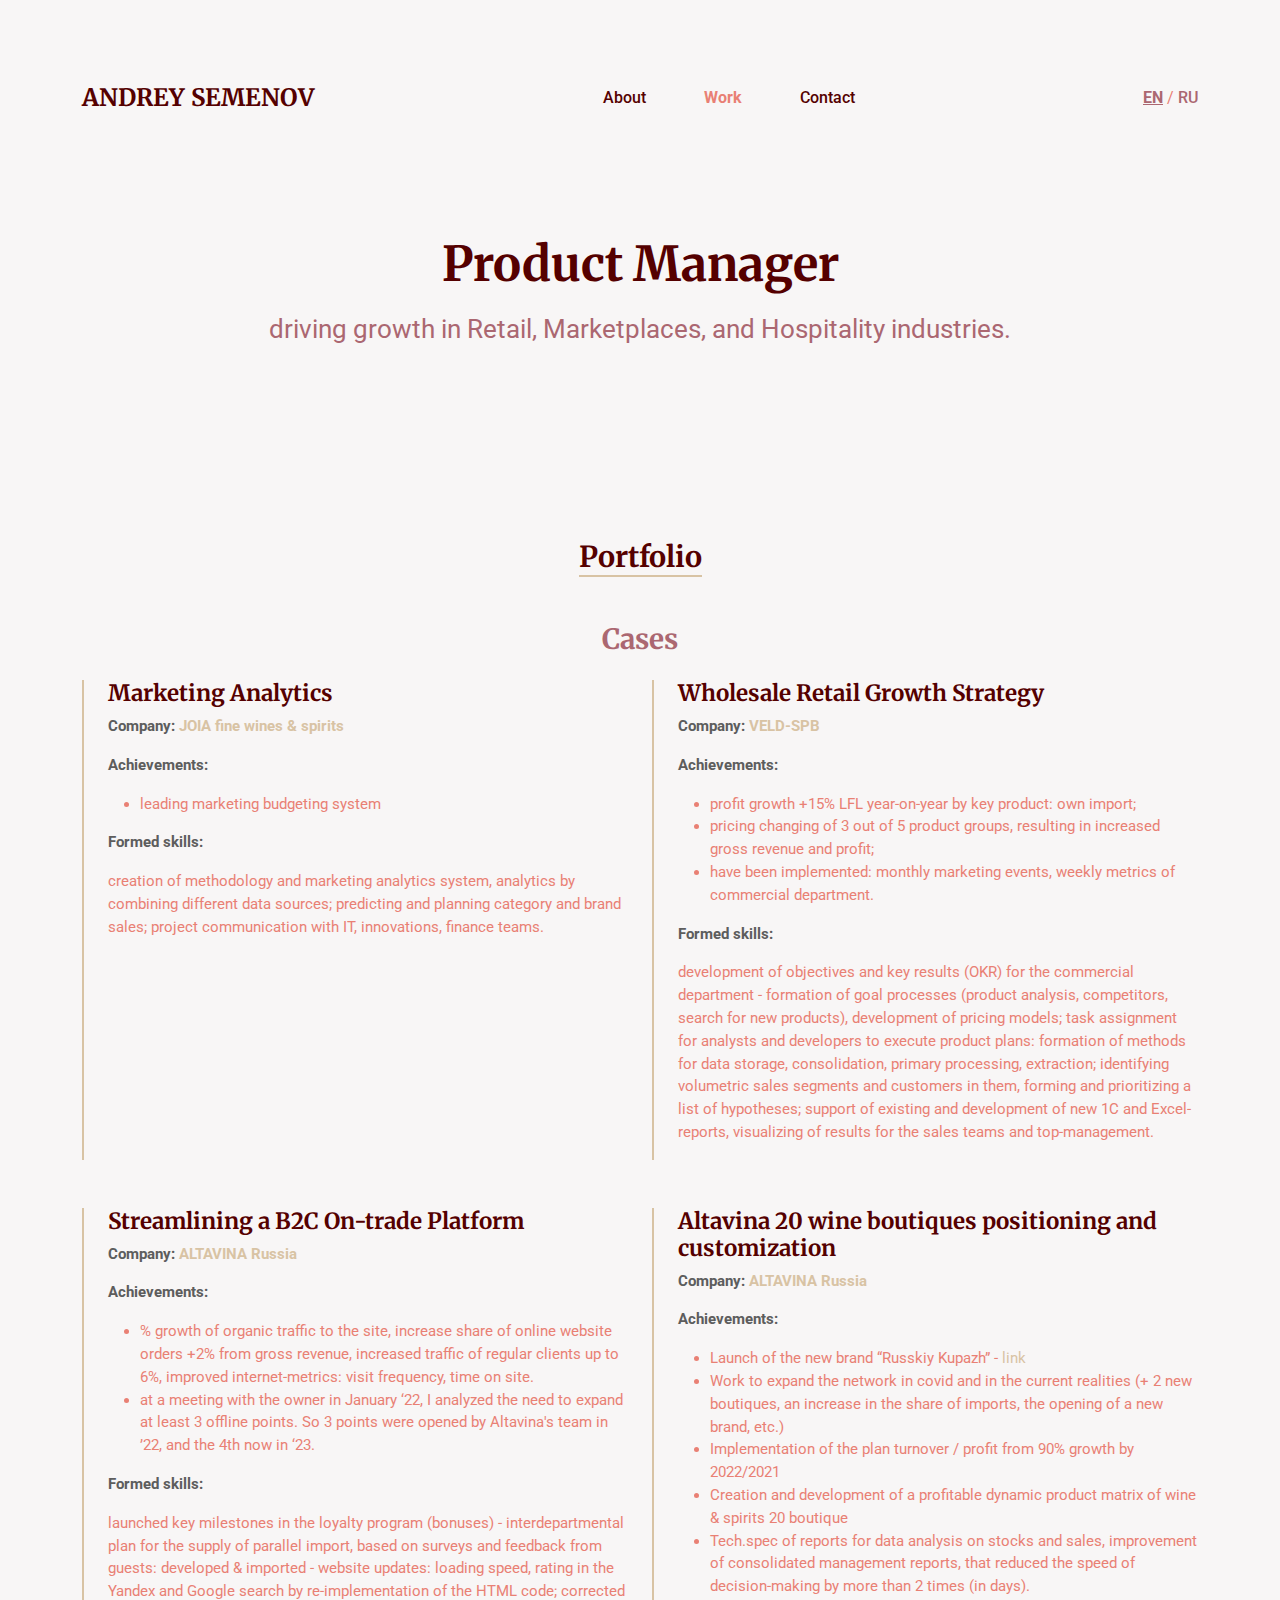
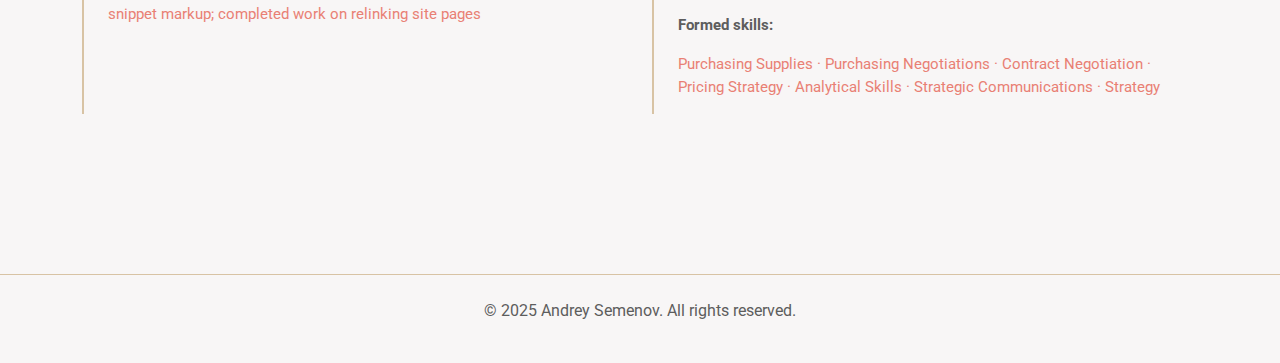
<file: index.html>
<!DOCTYPE html>
<html lang="ru">
<head>
    <meta charset="UTF-8">
    <meta name="viewport" content="width=device-width, initial-scale=1.0">
    <title>Andrey Semenov - Work</title>
    <!-- Bootstrap CSS -->
    <link href="https://cdn.jsdelivr.net/npm/bootstrap@5.3.3/dist/css/bootstrap.min.css" rel="stylesheet">
    <!-- Google Fonts -->
    <link rel="preconnect" href="https://fonts.googleapis.com">
    <link rel="preconnect" href="https://fonts.gstatic.com" crossorigin>
    <link href="https://fonts.googleapis.com/css2?family=Merriweather:wght@400;700&family=Roboto:wght@400;500&display=swap" rel="stylesheet">
    <!-- Custom CSS -->
    <link rel="stylesheet" href="CSS/style.css">
    <!-- Favicon -->
    <link rel="icon" type="image/png" href="Images/favicon-96x96.png" sizes="96x96" />
    <link rel="icon" type="image/svg+xml" href="Images/favicon.svg" />
    <link rel="shortcut icon" href="Images/favicon.ico" />
    <link rel="apple-touch-icon" sizes="180x180" href="Images/apple-touch-icon.png" />
    <meta name="apple-mobile-web-app-title" content="PdM A.Semenov" />
    <link rel="manifest" href="Images/site.webmanifest" />
</head>
<body>

    <!-- Header Navigation -->
    <header class="container text-center my-4">
        <nav class="d-flex justify-content-between align-items-center">
            <div class="logo">
                <a href="index.html">ANDREY SEMENOV</a>
            </div>
            <div class="navigation-links">
                <a href="about.html" class="btn btn-nav">About</a>
                <a href="index.html" class="btn btn-nav active">Work</a>
                <a href="contact.html" class="btn btn-nav">Contact</a>
            </div>
            <div class="lang-switcher">
                <a href="#" class="active">EN</a> / <a href="#">RU</a>
            </div>
        </nav>
    </header>

    <!-- Hero Section -->
    <section class="hero-section text-center">
        <div class="container">
            <h1 class="hero-title">Product Manager</h1>
            <p class="hero-subtitle">driving growth in Retail, Marketplaces, and Hospitality industries.</p>
        </div>
    </section>

    <main class="container my-5">
        <!-- Work Section -->
        <section id="work" class="my-5 py-5">
            <div class="text-center">
                <h3 class="portfolio-link"><a href="https://docs.google.com/presentation/d/1x5rhqCWhJno65YiqkOCFqoK6NbZd7xO1KniaFKrCHGg/edit?slide=id.g2507c66f595_0_626#slide=id.g2507c66f595_0_626" target="_blank">Portfolio</a></h3>
            </div>
            
            <h3 class="section-subtitle text-center mt-5">Cases</h3>
            <div class="row">
                <!-- Case 1 -->
                <div class="col-md-6 mb-5">
                    <div class="case-card">
                        <h4 class="case-title">Marketing Analytics</h4>
                        <p><span class="subheading-low">Company:</span> <a href="https://joia.ru/" class="company-link" target="_blank">JOIA fine wines & spirits</a></p>
                        <p class="subheading-low">Achievements:</p>
                        <ul><li>leading marketing budgeting system</li></ul>
                        <p class="subheading-low">Formed skills:</p>
                        <p class="skills-text">creation of methodology and marketing analytics system, analytics by combining different data sources; predicting and planning category and brand sales; project communication with IT, innovations, finance teams.</p>
                    </div>
                </div>
                <!-- Case 2 -->
                <div class="col-md-6 mb-5">
                    <div class="case-card">
                        <h4 class="case-title">Wholesale Retail Growth Strategy</h4>
                         <p><span class="subheading-low">Company:</span> <a href="https://veld21.ru/" class="company-link" target="_blank">VELD-SPB</a></p>
                        <p class="subheading-low">Achievements:</p>
                        <ul>
                            <li>profit growth +15% LFL year-on-year by key product: own import;</li>
                            <li>pricing changing of 3 out of 5 product groups, resulting in increased gross revenue and profit;</li>
                            <li>have been implemented: monthly marketing events, weekly metrics of commercial department.</li>
                        </ul>
                        <p class="subheading-low">Formed skills:</p>
                        <p class="skills-text">development of objectives and key results (OKR) for the commercial department - formation of goal processes (product analysis, competitors, search for new products), development of pricing models; task assignment for analysts and developers to execute product plans: formation of methods for data storage, consolidation, primary processing, extraction; identifying volumetric sales segments and customers in them, forming and prioritizing a list of hypotheses; support of existing and development of new 1C and Excel-reports, visualizing of results for the sales teams and top-management.</p>
                    </div>
                </div>
                 <!-- Case 3 -->
                <div class="col-md-6 mb-5">
                    <div class="case-card">
                        <h4 class="case-title">Streamlining a B2C On-trade Platform</h4>
                        <p><span class="subheading-low">Company:</span> <a href="https://altavina.ru/" class="company-link" target="_blank">ALTAVINA Russia</a></p>
                        <p class="subheading-low">Achievements:</p>
                        <ul>
                            <li>% growth of organic traffic to the site, increase share of online website orders +2% from gross revenue, increased traffic of regular clients up to 6%, improved internet-metrics: visit frequency, time on site.</li>
                            <li>at a meeting with the owner in January ‘22, I analyzed the need to expand at least 3 offline points. So 3 points were opened by Altavina's team in ’22, and the 4th now in ‘23.</li>
                        </ul>
                        <p class="subheading-low">Formed skills:</p>
                        <p class="skills-text">launched key milestones in the loyalty program (bonuses) - interdepartmental plan for the supply of parallel import, based on surveys and feedback from guests: developed & imported - website updates: loading speed, rating in the Yandex and Google search by re-implementation of the HTML code; corrected snippet markup; completed work on relinking site pages</p>
                    </div>
                </div>
                <!-- Case 4 -->
                <div class="col-md-6 mb-5">
                    <div class="case-card">
                        <h4 class="case-title">Altavina 20 wine boutiques positioning and customization</h4>
                        <p><span class="subheading-low">Company:</span> <a href="https://altavina.ru/" class="company-link" target="_blank">ALTAVINA Russia</a></p>
                        <p class="subheading-low">Achievements:</p>
                        <ul>
                            <li>Launch of the new brand “Russkiy Kupazh” - <a href="https://altavina.ru/blog/news/otkrytie_vinoteki_alta_vina_russkiy_kupazh_na_moskovskom_pr_171/" target="_blank">link</a></li>
                            <li>Work to expand the network in covid and in the current realities (+ 2 new boutiques, an increase in the share of imports, the opening of a new brand, etc.)</li>
                            <li>Implementation of the plan turnover / profit from 90% growth by 2022/2021</li>
                            <li>Creation and development of a profitable dynamic product matrix of wine & spirits 20 boutique</li>
                            <li>Tech.spec of reports for data analysis on stocks and sales, improvement of consolidated management reports, that reduced the speed of decision-making by more than 2 times (in days).</li>
                        </ul>
                        <p class="subheading-low">Formed skills:</p>
                        <p class="skills-text">Purchasing Supplies · Purchasing Negotiations · Contract Negotiation · Pricing Strategy · Analytical Skills · Strategic Communications · Strategy</p>
                    </div>
                </div>
            </div>
        </section>
    </main>

    <!-- Footer -->
    <footer class="text-center py-4">
        <p>&copy; 2025 Andrey Semenov. All rights reserved.</p>
    </footer>

    <!-- Bootstrap JS Bundle -->
    <script src="https://cdn.jsdelivr.net/npm/bootstrap@5.3.3/dist/js/bootstrap.bundle.min.js"></script>
</body>

</html>
</file>
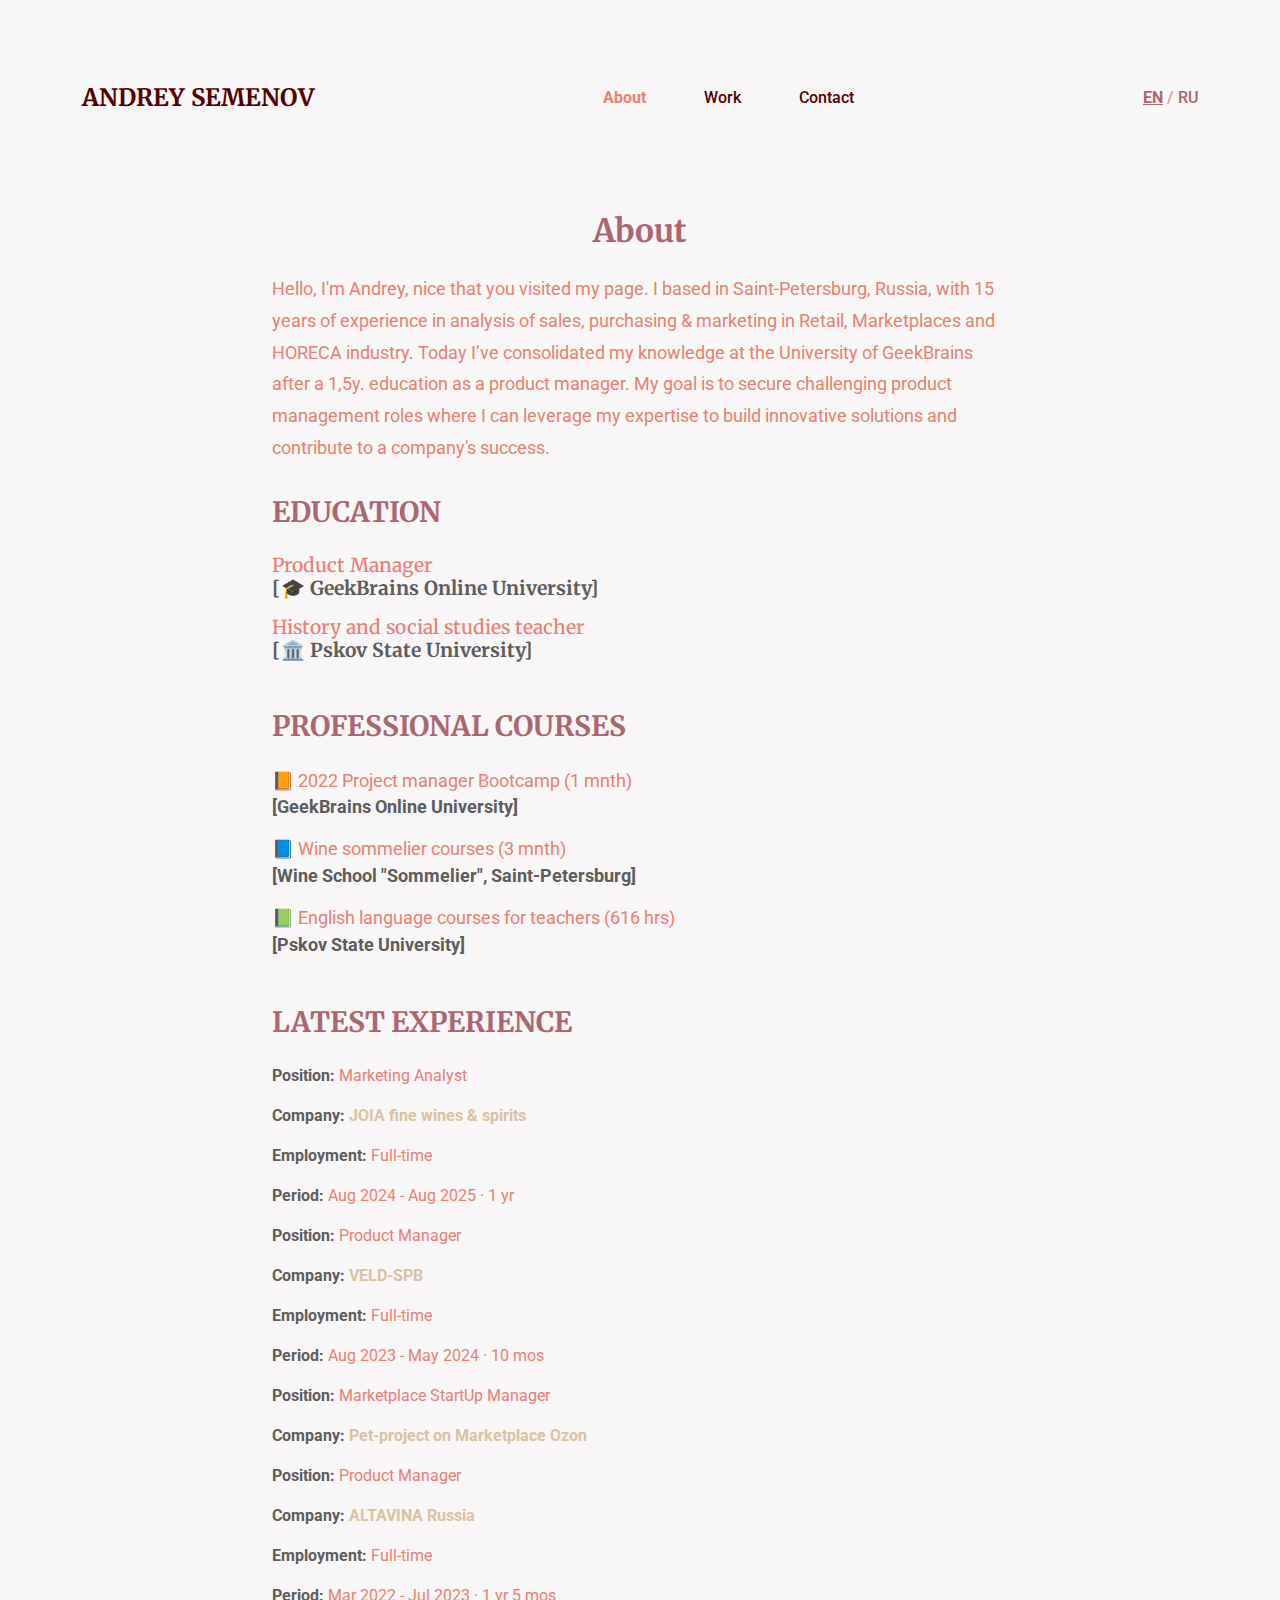
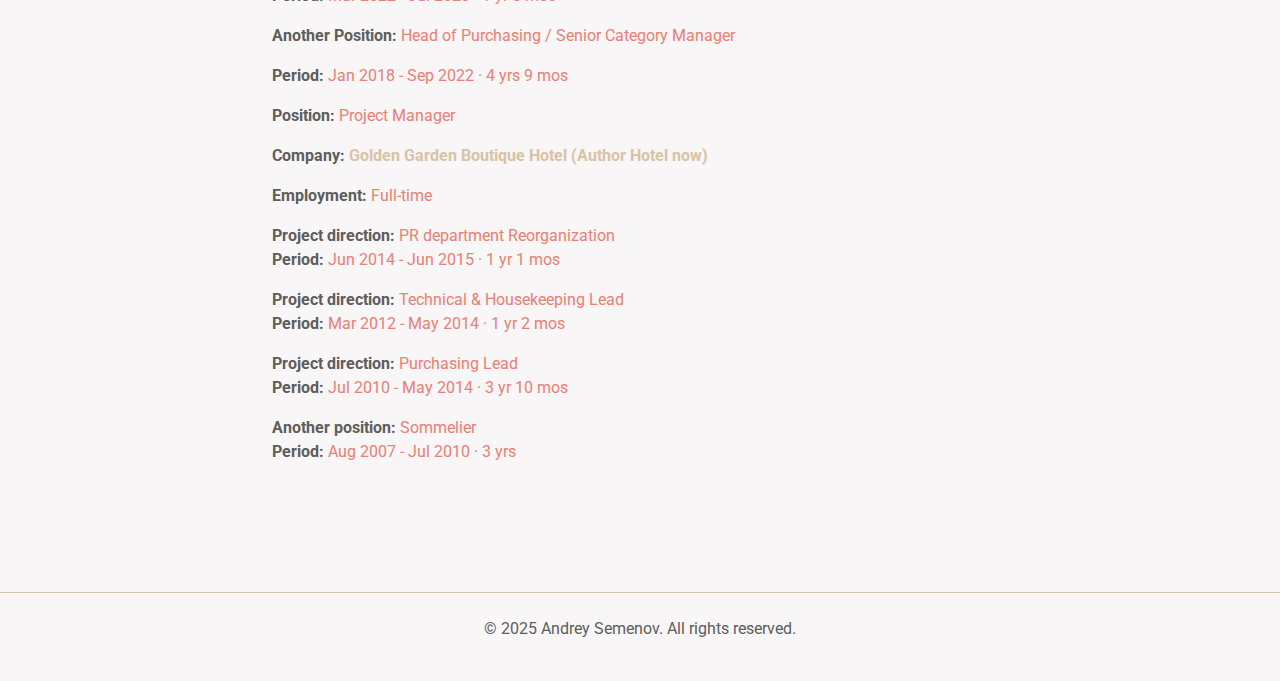
<file: about.html>
<!DOCTYPE html>
<html lang="ru">
<head>
    <meta charset="UTF-8">
    <meta name="viewport" content="width=device-width, initial-scale=1.0">
    <title>Andrey Semenov - About</title>
    <!-- Bootstrap CSS -->
    <link href="https://cdn.jsdelivr.net/npm/bootstrap@5.3.3/dist/css/bootstrap.min.css" rel="stylesheet">
    <!-- Google Fonts -->
    <link rel="preconnect" href="https://fonts.googleapis.com">
    <link rel="preconnect" href="https://fonts.gstatic.com" crossorigin>
    <link href="https://fonts.googleapis.com/css2?family=Merriweather:wght@400;700&family=Roboto:wght@400;500&display=swap" rel="stylesheet">
    <!-- Custom CSS -->
    <link rel="stylesheet" href="CSS/style.css">
    <!-- Favicon -->
    <link rel="icon" type="image/png" href="Images/favicon-96x96.png" sizes="96x96" />
    <link rel="icon" type="image/svg+xml" href="Images/favicon.svg" />
    <link rel="shortcut icon" href="Images/favicon.ico" />
    <link rel="apple-touch-icon" sizes="180x180" href="Images/apple-touch-icon.png" />
    <meta name="apple-mobile-web-app-title" content="PdM A.Semenov" />
    <link rel="manifest" href="Images/site.webmanifest" />
</head>
<body>

    <!-- Header Navigation -->
    <header class="container text-center my-4">
        <nav class="d-flex justify-content-between align-items-center">
            <div class="logo">
                <a href="index.html">ANDREY SEMENOV</a>
            </div>
            <div class="navigation-links">
                <a href="about.html" class="btn btn-nav active">About</a>
                <a href="index.html" class="btn btn-nav">Work</a>
                <a href="contact.html" class="btn btn-nav">Contact</a>
            </div>
            <div class="lang-switcher">
                <a href="#" class="active">EN</a> / <a href="#">RU</a>
            </div>
        </nav>
    </header>

    <main class="container my-5">
        <!-- About Section -->
        <section id="about" class="my-5 py-5">
            <h2 class="section-title text-center">About</h2>
            <div class="row">
                <div class="col-md-8 mx-auto">
                    <p class="about-text">
                        Hello, I'm Andrey, nice that you visited my page. I based in Saint-Petersburg, Russia, with 15 years of experience in analysis of sales, purchasing & marketing in Retail, Marketplaces and HORECA industry. Today I’ve consolidated my knowledge at the University of GeekBrains after a 1,5y. education as a product manager. My goal is to secure challenging product management roles where I can leverage my expertise to build innovative solutions and contribute to a company's success.
                    </p>
                    
                    <h3 class="section-subtitle">EDUCATION</h3>
                    <h4 class="subheading-low-title">Product Manager <br> <a href="https://gb.ru/" target="_blank">[🎓 GeekBrains Online University]</a></h4>
                    <h4 class="subheading-low-title">History and social studies teacher <br> <a href="https://pskgu.ru/" target="_blank">[🏛️ Pskov State University]</a></h4>

                    <h3 class="section-subtitle mt-5">PROFESSIONAL COURSES</h3>
                    <p class="course-text">📙 2022 Project manager Bootcamp (1 mnth) <br> <span class="subheading-low">[GeekBrains Online University]</span></p>
                    <p class="course-text">📘 Wine sommelier courses (3 mnth) <br> <span class="subheading-low">[Wine School "Sommelier", Saint-Petersburg]</span></p>
                    <p class="course-text">📗 English language courses for teachers (616 hrs) <br> <span class="subheading-low">[Pskov State University]</span></p>

                    <h3 class="section-subtitle mt-5">LATEST EXPERIENCE</h3>
                    <!-- Experience Items go here, same as before -->
                    <div class="experience-item">
                        <p><span class="subheading-low">Position:</span> Marketing Analyst</p>
                        <p><span class="subheading-low">Company:</span> <a href="https://joia.ru/" class="company-link" target="_blank">JOIA fine wines & spirits</a></p>
                        <p><span class="subheading-low">Employment:</span> Full-time</p>
                        <p><span class="subheading-low">Period:</span> Aug 2024 - Aug 2025 · 1 yr</p>
                    </div>

                    <div class="experience-item">
                        <p><span class="subheading-low">Position:</span> Product Manager</p>
                        <p><span class="subheading-low">Company:</span> <a href="https://veld21.ru/" class="company-link" target="_blank">VELD-SPB</a></p>
                        <p><span class="subheading-low">Employment:</span> Full-time</p>
                        <p><span class="subheading-low">Period:</span> Aug 2023 - May 2024 · 10 mos</p>
                    </div>

                    <div class="experience-item">
                        <p><span class="subheading-low">Position:</span> Marketplace StartUp Manager</p>
                        <p><span class="subheading-low">Company:</span> <a href="https://www.ozon.ru/seller/top-home-593085/products/?miniapp=seller_593085" class="company-link" target="_blank">Pet-project on Marketplace Ozon</a></p>
                    </div>

                    <div class="experience-item">
                        <p><span class="subheading-low">Position:</span> Product Manager</p>
                        <p><span class="subheading-low">Company:</span> <a href="https://altavina.ru/" class="company-link" target="_blank">ALTAVINA Russia</a></p>
                        <p><span class="subheading-low">Employment:</span> Full-time</p>
                        <p><span class="subheading-low">Period:</span> Mar 2022 - Jul 2023 · 1 yr 5 mos</p>
                        <p><span class="subheading-low">Another Position:</span> Head of Purchasing / Senior Category Manager</p>
                        <p><span class="subheading-low">Period:</span> Jan 2018 - Sep 2022 · 4 yrs 9 mos</p>
                    </div>
                    
                    <div class="experience-item">
                        <p><span class="subheading-low">Position:</span> Project Manager</p>
                        <p><span class="subheading-low">Company:</span> <a href="https://authorhotel.ru/" class="company-link" target="_blank">Golden Garden Boutique Hotel (Author Hotel now)</a></p>
                        <p><span class="subheading-low">Employment:</span> Full-time</p>
                        <p><span class="subheading-low">Project direction:</span> PR department Reorganization <br> <span class="subheading-low">Period:</span> Jun 2014 - Jun 2015 · 1 yr 1 mos</p>
                        <p><span class="subheading-low">Project direction:</span> Technical & Housekeeping Lead <br> <span class="subheading-low">Period:</span> Mar 2012 - May 2014 · 1 yr 2 mos</p>
                        <p><span class="subheading-low">Project direction:</span> Purchasing Lead <br> <span class="subheading-low">Period:</span> Jul 2010 - May 2014 · 3 yr 10 mos</p>
                        <p><span class="subheading-low">Another position:</span> Sommelier <br> <span class="subheading-low">Period:</span> Aug 2007 - Jul 2010 · 3 yrs</p>
                    </div>

                </div>
            </div>
        </section>
    </main>

    <!-- Footer -->
    <footer class="text-center py-4">
        <p>&copy; 2025 Andrey Semenov. All rights reserved.</p>
    </footer>

    <!-- Bootstrap JS Bundle -->
    <script src="https://cdn.jsdelivr.net/npm/bootstrap@5.3.3/dist/js/bootstrap.bundle.min.js"></script>
</body>

</html>
</file>
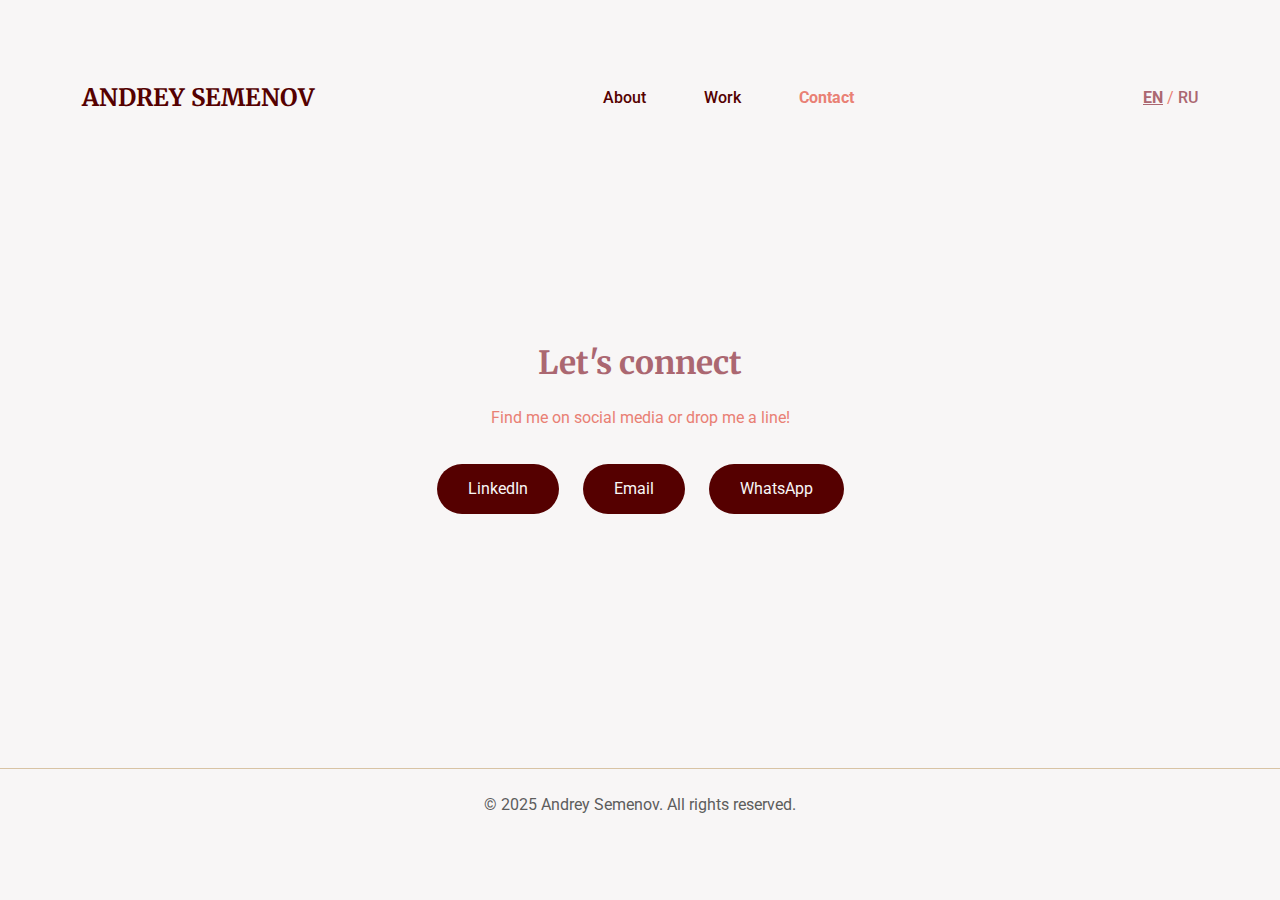
<file: contact.html>
<!DOCTYPE html>
<html lang="ru">
<head>
    <meta charset="UTF-8">
    <meta name="viewport" content="width=device-width, initial-scale=1.0">
    <title>Andrey Semenov - Contact</title>
    <!-- Bootstrap CSS -->
    <link href="https://cdn.jsdelivr.net/npm/bootstrap@5.3.3/dist/css/bootstrap.min.css" rel="stylesheet">
    <!-- Google Fonts -->
    <link rel="preconnect" href="https://fonts.googleapis.com">
    <link rel="preconnect" href="https://fonts.gstatic.com" crossorigin>
    <link href="https://fonts.googleapis.com/css2?family=Merriweather:wght@400;700&family=Roboto:wght@400;500&display=swap" rel="stylesheet">
    <!-- Custom CSS -->
    <link rel="stylesheet" href="/CSS/style.css">
    <link rel="icon" type="image/png" href="/Images/favicon-96x96.png" sizes="96x96" />
    <link rel="icon" type="image/svg+xml" href="/Images/favicon.svg" />
    <link rel="shortcut icon" href="/Images/favicon.ico" />
    <link rel="apple-touch-icon" sizes="180x180" href="/Images/apple-touch-icon.png" />
    <meta name="apple-mobile-web-app-title" content="PdM A.Semenov" />
    <link rel="manifest" href="/Images/site.webmanifest" />
</head>
<body>

    <!-- Header Navigation -->
    <header class="container text-center my-4">
        <nav class="d-flex justify-content-between align-items-center">
            <div class="logo">
                <a href="index.html">ANDREY SEMENOV</a>
            </div>
            <div class="navigation-links">
                <a href="about.html" class="btn btn-nav">About</a>
                <a href="index.html" class="btn btn-nav">Work</a>
                <a href="contact.html" class="btn btn-nav active">Contact</a>
            </div>
            <div class="lang-switcher">
                <a href="#" class="active">EN</a> / <a href="#">RU</a>
            </div>
        </nav>
    </header>

    <main class="container my-5">
        <!-- Contact Section -->
        <section id="contact" class="my-5 py-5 text-center contact-page">
            <div class="container">
                <h2 class="section-title">Let's connect</h2>
                <p>Find me on social media or drop me a line!</p>
                <div class="contact-links mt-4">
                    <a href="https://linkedin.com/in/drewsemenov" class="btn btn-contact" target="_blank">LinkedIn</a>
                    <a href="mailto:drew.semenov@gmail.com" class="btn btn-contact">Email</a>
                    <a href="https://wa.me/79110980086" class="btn btn-contact" target="_blank">WhatsApp</a>
                </div>
            </div>
        </section>
    </main>

    <!-- Footer -->
    <footer class="text-center py-4">
        <p>&copy; 2025 Andrey Semenov. All rights reserved.</p>
    </footer>

    <!-- Bootstrap JS Bundle -->
    <script src="https://cdn.jsdelivr.net/npm/bootstrap@5.3.3/dist/js/bootstrap.bundle.min.js"></script>
</body>

</html>
</file>
<file: CSS/style.css>
/* Color Palette */
:root {
    --background-color: #F8F6F6; /* ранее FFFFF0 Ivory, ранее F4F2EC Pearl white */
    --header-button-color: #550000; /* Very dark red */
    --subheading-lang-color: #AB6771; /* Cinnapink shadowed */
    --subheading-low-color: #5D5D5D; /* Very dark gray */
    --text-color: #E98074; /* Softred melon */
    --link-color: #D8C3A4; /* Dune */
    --link-hover-color: #0000FF; /* Blue */
}

/* General Styles */
body {
    background-color: var(--background-color);
    font-family: 'Roboto', sans-serif;
    color: var(--text-color);
    padding-top: 56px; /* Adjust for fixed navbar if you add it */
}

h1, h2, h3, h4, h5, h6, .logo a {
    font-family: 'Merriweather', serif;
}

.logo a {
    color: var(--header-button-color);
    font-weight: 700;
    font-size: 1.5rem;
    text-decoration: none;
}

.section-title, .section-subtitle {
     color: var(--subheading-lang-color);
     font-weight: 700;
     margin-bottom: 1.5rem;
}

a {
    color: var(--link-color);
    text-decoration: none;
    transition: color 0.3s ease;
}

a:hover {
    color: var(--link-hover-color);
    text-decoration: underline;
}

/* Header & Navigation */
.navigation-links .btn-nav {
    color: var(--header-button-color);
    margin: 0 15px;
    font-weight: 500;
    border: none;
}
.navigation-links .btn-nav:hover {
    color: var(--text-color);
    text-decoration: none;
}
.navigation-links .btn-nav.active {
    font-weight: 700;
    color: var(--text-color);
}
.lang-switcher a {
    color: var(--subheading-lang-color);
    font-weight: 500;
}
.lang-switcher a.active {
    font-weight: 700;
    text-decoration: underline;
}

/* Hero Section */
.hero-section { padding: 6rem 0; }
.hero-title { color: var(--header-button-color); font-weight: 700; font-size: 3rem; }
.hero-subtitle { font-size: 1.6rem; color: var(--subheading-lang-color); max-width: 800px; margin: 1rem auto 0; }

/* About Section */
.about-text { font-size: 1.1rem; line-height: 1.8; margin-bottom: 2rem; }
.subheading-low-title { color: var(--text-color); font-size: 1.2rem; margin-bottom: 1rem; }
.subheading-low-title a { color: var(--subheading-low-color); font-weight: bold; text-decoration: none; }
.course-text { font-size: 1.1rem; }
.subheading-low { color: var(--subheading-low-color); font-weight: bold; }

/* Work Section */
.portfolio-link a {
    font-size: 1.8rem;
    font-weight: 700;
    color: var(--header-button-color);
    border-bottom: 2px solid var(--link-color);
}
.portfolio-link a:hover {
    color: var(--subheading-lang-color);
    border-bottom-color: var(--subheading-lang-color);
}
.case-card {
    padding-left: 1.5rem;
    height: 100%;
    border-left: 2px solid var(--link-color);
}
.case-title { color: var(--header-button-color); font-size: 1.4rem; font-weight: 700; }
.company-link { color: var(--link-color); font-weight: bold; }
.skills-text { font-weight: normal !important; color: var(--text-color); }
.case-card ul, .case-card p { font-size: 0.95rem; }

/* Contact Page */
.contact-page { min-height: 60vh; display: flex; align-items: center; justify-content: center; }
.btn-contact {
    background-color: var(--header-button-color);
    color: var(--background-color);
    border-radius: 50px;
    padding: 12px 30px;
    margin: 10px;
    transition: all 0.3s ease;
}
.btn-contact:hover {
    background-color: transparent;
    color: var(--header-button-color);
    border: 1px solid var(--header-button-color);
}

/* Footer */
footer {
    border-top: 1px solid var(--link-color);
    margin-top: 4rem;
}
footer p { color: var(--subheading-low-color); }
</file>
